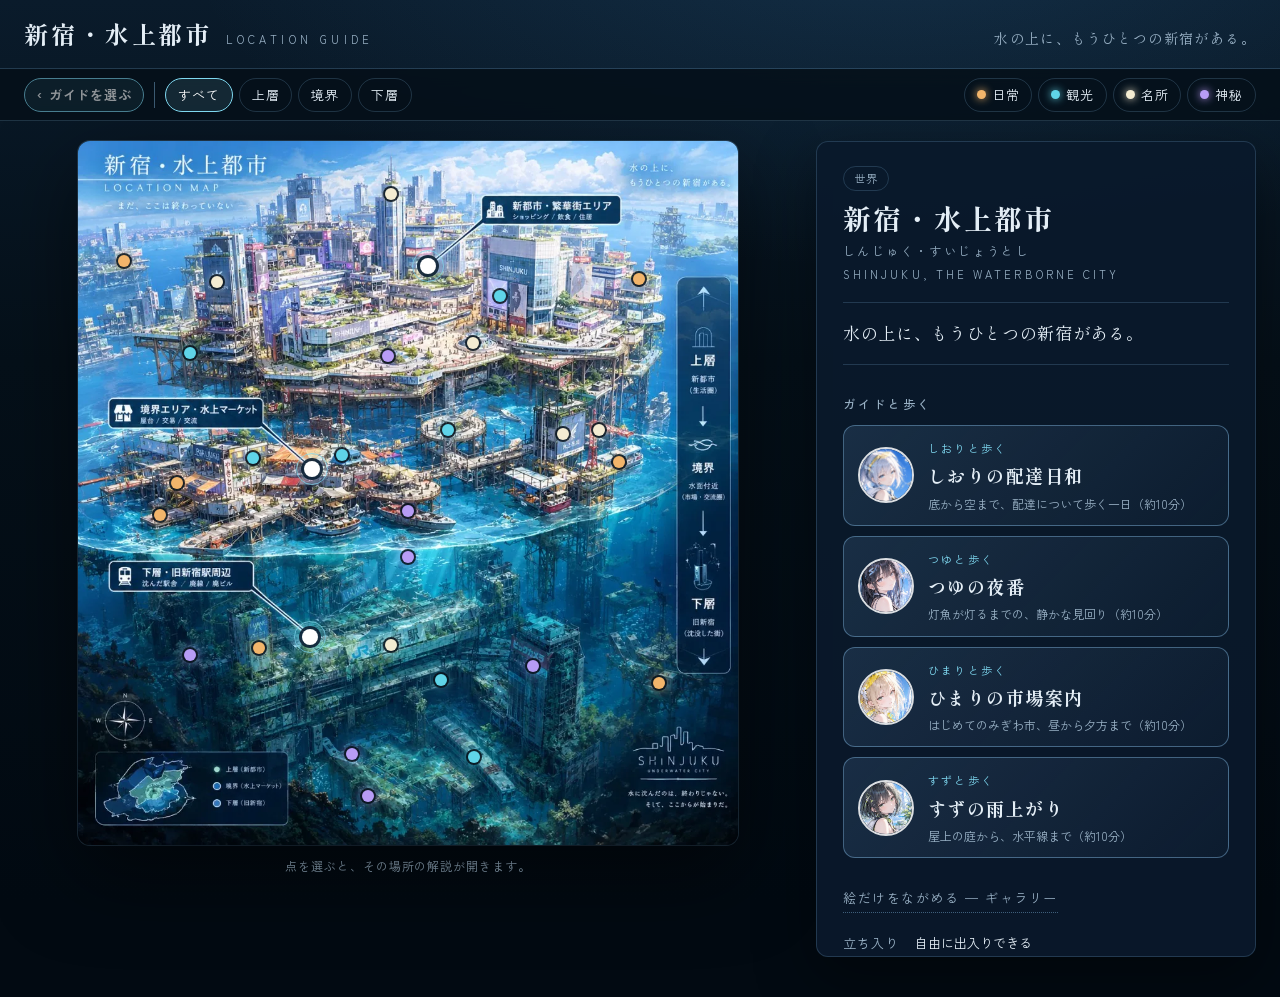
<file: index.html>
<!doctype html>
<html lang="ja">
<head>
<meta charset="utf-8">
<meta name="viewport" content="width=device-width, initial-scale=1">
<title>新宿・水上都市 ロケーションガイド</title>
<meta name="description" content="水の上に、もうひとつの新宿がある。上層・境界・下層、三つの層の街並みを地図から歩くロケーションガイド。">
<link rel="preconnect" href="https://fonts.googleapis.com">
<link rel="preconnect" href="https://fonts.gstatic.com" crossorigin>
<link href="https://fonts.googleapis.com/css2?family=Shippori+Mincho:wght@500;700&family=Zen+Kaku+Gothic+New:wght@400;500;700&display=swap" rel="stylesheet">
<link rel="stylesheet" href="assets/css/style.css">
<link rel="stylesheet" href="assets/css/stage.css">
</head>
<body>
<header class="site-header">
  <a class="site-title" href="#shinjuku">
    <span class="site-title__ja">新宿・水上都市</span>
    <span class="site-title__en">LOCATION GUIDE</span>
  </a>
  <p class="site-tagline">水の上に、もうひとつの新宿がある。</p>
</header>

<div class="toolbar" role="toolbar" aria-label="地図の絞り込み">
  <div class="tabs" id="layer-tabs" role="group" aria-label="層"></div>
  <div class="chips" id="category-chips" role="group" aria-label="楽しみ方"></div>
</div>

<main class="layout">
  <section class="map-wrap" aria-label="ロケーションマップ">
    <div class="map" id="map">
      <img class="map__image" src="assets/img/shinjuku-map.webp" width="1055" height="1125"
           alt="新宿・水上都市の鳥瞰図。上に杭の上の新都市、水面に水上マーケット、水中に沈んだ旧新宿駅周辺が描かれている。">
      <div class="map__pins" id="pins"></div>
    </div>
    <p class="map-hint">点を選ぶと、その場所の解説が開きます。</p>
  </section>

  <aside class="panel" id="panel" aria-live="polite" tabindex="-1"></aside>
</main>

<noscript><p class="noscript">このガイドの表示には JavaScript が必要です。</p></noscript>
<script src="assets/data/world.js"></script>
<script src="assets/js/parallax.js"></script>
<script src="assets/js/map.js"></script>
<script src="assets/js/stage.js"></script>
</body>
</html>
</file>
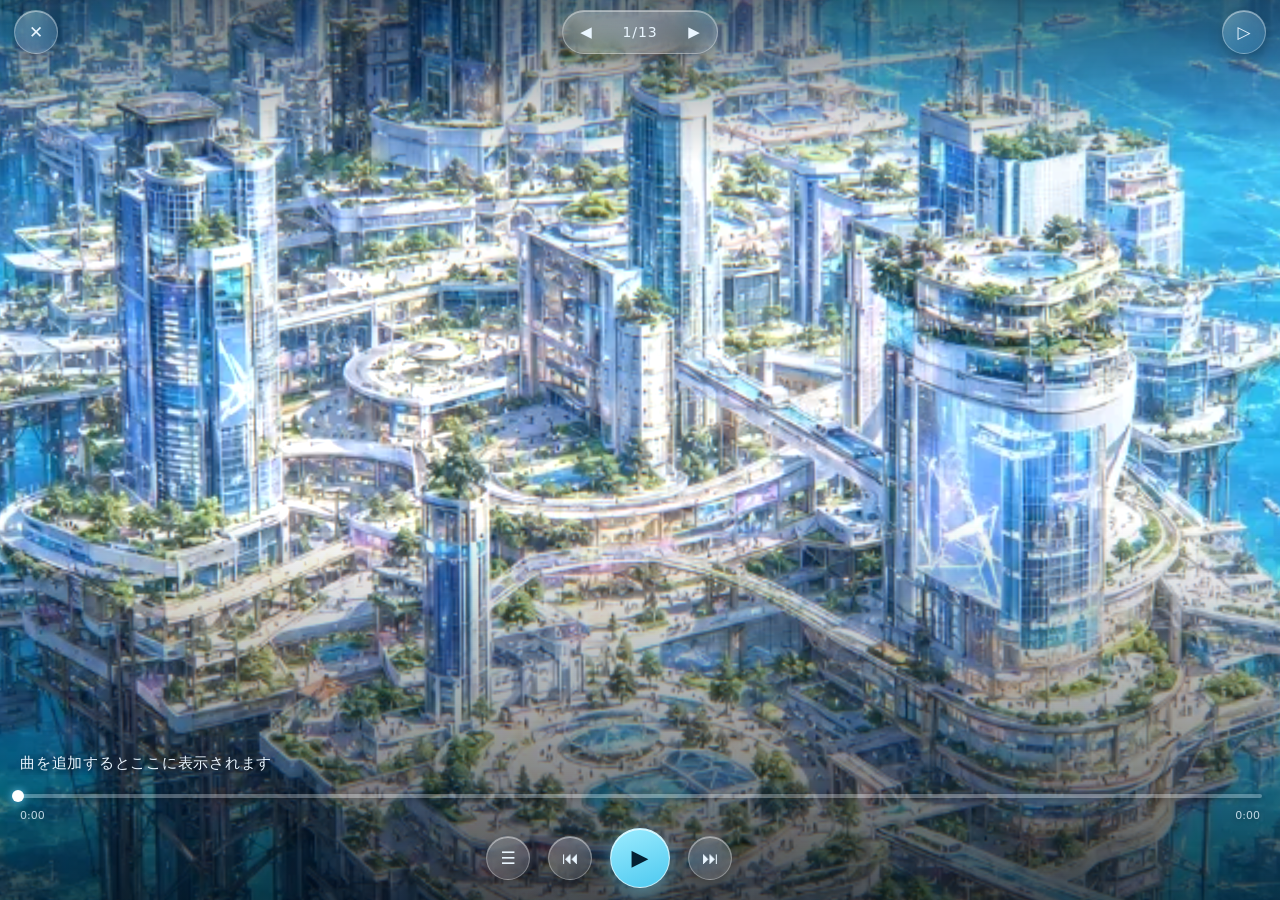
<file: gallery/index.html>
<!doctype html>
<html lang="ja">
<head>
<meta charset="utf-8">
<meta name="viewport" content="width=device-width,initial-scale=1,viewport-fit=cover,user-scalable=no">
<meta name="theme-color" content="#06121c">
<title>ギャラリー｜新宿・水上都市</title>
<style>
:root{--accent:#4cc9f0;--accent2:#7ee0ff;--ink:#eaf6ff;--glass:rgba(255,255,255,.13);--edge:rgba(255,255,255,.30)}
*{box-sizing:border-box;-webkit-tap-highlight-color:transparent}
html,body{margin:0;height:100%;background:#06121c;color:var(--ink);overflow:hidden;overscroll-behavior:none;
  font-family:system-ui,-apple-system,"Hiragino Sans","Noto Sans JP",sans-serif;touch-action:none;user-select:none;-webkit-user-select:none;-webkit-touch-callout:none}
#bg,#bg *,#bg-fb{user-select:none;-webkit-user-select:none;-webkit-touch-callout:none;-webkit-tap-highlight-color:transparent}
#bg-fb{position:fixed;inset:0;width:100vw;height:100dvh;background:#06121c center/cover no-repeat;display:none}
/* 動きの canvas は assets/js/parallax.js が、この #bg の中に付ける（フェードも parallax.js が行う） */
#bg{position:fixed;left:0;top:0;width:100vw;height:100dvh;overflow:hidden;pointer-events:none}
#bg-dim{position:fixed;inset:0;pointer-events:none;transition:opacity .35s;
  background:linear-gradient(to bottom,rgba(0,8,16,.55) 0,rgba(0,8,16,0) 18%,rgba(0,8,16,0) 58%,rgba(0,8,16,.72) 100%)}
#gal-ui{position:fixed;inset:0;pointer-events:none;transition:opacity .3s;padding:env(safe-area-inset-top) 0 env(safe-area-inset-bottom)}
body.ui-off #gal-ui,body.ui-off #bg-dim{opacity:0}
body.ui-off #gal-ui *{pointer-events:none!important}
.btn{pointer-events:auto;display:inline-flex;align-items:center;justify-content:center;color:var(--ink);cursor:pointer;
  width:44px;height:44px;border-radius:50%;font-size:17px;line-height:1;border:1px solid var(--edge);
  background:linear-gradient(160deg,rgba(255,255,255,.22),rgba(255,255,255,.07));
  box-shadow:inset 0 1px 0 rgba(255,255,255,.45),0 4px 14px rgba(0,0,0,.28);
  -webkit-backdrop-filter:blur(10px) saturate(1.2);backdrop-filter:blur(10px) saturate(1.2);
  transition:transform .12s,background .2s;font-family:inherit}
.btn:active{transform:scale(.93)}
.btn[disabled]{opacity:.35;pointer-events:none}
#top{position:absolute;left:0;right:0;top:calc(env(safe-area-inset-top) + 10px);display:flex;align-items:center;justify-content:space-between;padding:0 14px}
#nav{display:flex;align-items:center;gap:6px;padding:0 4px;height:44px;border-radius:22px;border:1px solid var(--edge);
  background:linear-gradient(160deg,rgba(255,255,255,.2),rgba(255,255,255,.06));box-shadow:inset 0 1px 0 rgba(255,255,255,.4),0 4px 14px rgba(0,0,0,.25);
  -webkit-backdrop-filter:blur(10px);backdrop-filter:blur(10px);pointer-events:auto}
#nav .btn{width:38px;height:38px;border:0;background:none;box-shadow:none;-webkit-backdrop-filter:none;backdrop-filter:none;font-size:15px}
#count{min-width:58px;text-align:center;font-size:14px;letter-spacing:.06em;font-variant-numeric:tabular-nums}
#bottom{position:absolute;left:0;right:0;bottom:calc(env(safe-area-inset-bottom) + 12px);padding:0 16px;pointer-events:none}
#title{font-size:15px;letter-spacing:.05em;text-shadow:0 1px 8px rgba(0,0,0,.6);margin:0 4px 8px;white-space:nowrap;overflow:hidden;text-overflow:ellipsis;min-height:1.4em}
#bar{pointer-events:auto;height:26px;display:flex;align-items:center;cursor:pointer;touch-action:none;margin:0 2px}
#bar i{display:block;position:relative;width:100%;height:4px;border-radius:2px;background:rgba(255,255,255,.28);box-shadow:0 1px 6px rgba(0,0,0,.35)}
#bar b{position:absolute;left:0;top:0;height:100%;width:0;border-radius:2px;background:linear-gradient(90deg,var(--accent),var(--accent2))}
#bar b::after{content:"";position:absolute;right:-6px;top:-4px;width:12px;height:12px;border-radius:50%;background:#fff;box-shadow:0 0 8px rgba(120,220,255,.9)}
#time{display:flex;justify-content:space-between;font-size:11px;opacity:.8;margin:0 4px 6px;font-variant-numeric:tabular-nums;text-shadow:0 1px 6px rgba(0,0,0,.6)}
#ctl{display:flex;align-items:center;justify-content:center;gap:18px}
#play{width:60px;height:60px;font-size:22px;color:#032033;border:1px solid rgba(255,255,255,.6);
  background:linear-gradient(160deg,#9cecff,var(--accent));box-shadow:inset 0 1px 0 rgba(255,255,255,.8),0 6px 20px rgba(76,201,240,.45)}
#list{position:fixed;left:0;right:0;bottom:0;max-height:62dvh;padding:14px 16px calc(env(safe-area-inset-bottom) + 16px);
  border-radius:22px 22px 0 0;border:1px solid var(--edge);border-bottom:0;
  background:linear-gradient(180deg,rgba(18,40,58,.82),rgba(8,20,32,.92));
  -webkit-backdrop-filter:blur(16px);backdrop-filter:blur(16px);
  transform:translateY(105%);opacity:0;transition:transform .35s cubic-bezier(.2,.8,.2,1),opacity .3s;pointer-events:none;overflow:auto;touch-action:pan-y}
body.list-on #list{transform:none;opacity:1;pointer-events:auto}
#list h2{margin:0 0 8px;font-size:13px;font-weight:600;letter-spacing:.12em;opacity:.7}
.trk{display:flex;gap:10px;align-items:center;padding:11px 8px;border-radius:12px;cursor:pointer;font-size:15px}
.trk.on{background:rgba(76,201,240,.18);color:var(--accent2)}
.trk small{opacity:.55;margin-left:auto;font-variant-numeric:tabular-nums}
.empty{opacity:.65;font-size:13px;line-height:1.7;padding:6px 4px}
#toast{position:fixed;left:50%;top:70px;transform:translateX(-50%);padding:8px 14px;border-radius:14px;background:rgba(0,0,0,.6);font-size:13px;opacity:0;transition:opacity .3s;pointer-events:none}
#toast.on{opacity:1}
</style>
</head>
<body>
<div id="bg-fb"></div>
<div id="bg"></div>
<div id="bg-dim"></div>

<div id="gal-ui">
  <div id="top">
    <button class="btn" id="b-close" aria-label="閉じる">✕</button>
    <div id="nav"><button class="btn" id="b-prev" aria-label="前の絵">◀</button><span id="count">1/1</span><button class="btn" id="b-next" aria-label="次の絵">▶</button></div>
    <button class="btn" id="b-jump" aria-label="次のギャラリーへ">▷</button>
  </div>
  <div id="bottom">
    <div id="title">曲を追加するとここに表示されます</div>
    <div id="bar"><i><b id="prog"></b></i></div>
    <div id="time"><span id="tcur">0:00</span><span id="tdur">0:00</span></div>
    <div id="ctl">
      <button class="btn" id="b-list" aria-label="再生リスト">☰</button>
      <button class="btn" id="b-tprev" aria-label="前の曲">⏮</button>
      <button class="btn" id="play" aria-label="再生">▶</button>
      <button class="btn" id="b-tnext" aria-label="次の曲">⏭</button>
      <span style="width:44px"></span>
    </div>
  </div>
</div>

<div id="list"><h2>PLAYLIST</h2><div id="list-body"></div></div>
<div id="toast"></div>
<audio id="au" preload="metadata"></audio>

<script src="../assets/data/world.js"></script>
<script src="../assets/js/parallax.js"></script>
<script>
(() => {
'use strict';
/* =========================================================
   設定 ―――― 絵は assets/data/world.js（場所のデータの art）から自動で並ぶ。ここで足すのは曲だけ
   ========================================================= */
// 絵の一覧は、場所のデータの「絵がある場所」から作る（手書きの一覧は持たない）。
// 並びは、層の順（上層 → 境界 → 下層）。層ごとに区切り（名前は画面に出さない。▷のジャンプ先に使う）。
// 見せ所（focus）は、データの art.focus から。動きの設定値（strength, light, bump, particles, focus）は、
// 共通の既定値を assets/js/parallax.js に持ち、絵ごとの上書きはデータの art.parallax に書く。
const LAYER_ORDER = ['up-city', 'bd-market', 'lo-old'];
const TIME_ORDER = ['default', 'morning', 'day', 'dusk', 'night'];
const WORLD = window.WORLD || { places: [] };
const GALLERIES = LAYER_ORDER.map(layer => ({ layer, list: [] }));
for (const p of WORLD.places) {
  const g = GALLERIES.find(x => x.layer === p.layer);
  if (!g || !p.art) continue;
  for (const t of TIME_ORDER) {
    const a = p.art[t];
    if (!a) continue;
    // 絵は assets/img/places/ が唯一の置き場。ギャラリーでは、スマホ用（-sm）ではなく、大きい版を使う
    g.list.push({ key: a.key || p.id + '-' + t, name: p.name, src: '../' + a.src, depth: a.depth ? '../' + a.depth : null, focus: a.focus, zoom: a.zoom, parallax: a.parallax });
  }
}
const GALLERY = GALLERIES.flatMap(g => g.list);
// 曲：{title, src}  ―― 空のままでも絵は見られる
const TRACKS = [
  // { title: '曲名', src: 'audio/track01.mp3' },
];
/* ========================================================= */
const $ = id => document.getElementById(id);
const clamp = (v, a, b) => Math.min(b, Math.max(a, v));
const canGL = Parallax.supported() && Parallax.mount($('bg'), { anchor: { x: 0.5, y: 0.4 }, ignore: '.btn,#bar,#list,#nav', motion: 1 });

/* ---------- toast ---------- */
let toastT = 0;
function toast(m) { const t = $('toast'); t.textContent = m; t.classList.add('on'); clearTimeout(toastT); toastT = setTimeout(() => t.classList.remove('on'), 2200); }

/* ---------- 絵の切替 ---------- */
let idx = 0, showToken = 0;
function updateCount() { $('count').textContent = `${GALLERY.length ? idx + 1 : 0}/${GALLERY.length}`; }
// 動かせないとき（WebGL なし・画像が読めない）は、CSS の背景で、通常の絵を出す
function setFallback(it) { const f = $('bg-fb'); f.style.display = 'block'; f.style.backgroundImage = `url(${it.src})`; }
async function show(i, first) {
  if (!GALLERY.length) return;
  idx = (i + GALLERY.length) % GALLERY.length; updateCount();
  const it = GALLERY[idx], token = ++showToken;
  if (canGL) {
    const ok = await Parallax.show(it, { first, next: GALLERY[(idx + 1) % GALLERY.length] });   // フェードアウト → 読み込み → フェードイン
    if (token !== showToken) return;
    if (ok) { $('bg-fb').style.display = 'none'; return; }
  }
  setFallback(it);
}
const next = () => show(idx + 1), prev = () => show(idx - 1);
function jumpGallery() {
  let start = 0; const bounds = []; for (const g of GALLERIES) { if (g.list.length) { bounds.push(start); start += g.list.length; } }
  const nx = bounds.find(b => b > idx); show(nx === undefined ? 0 : nx);
}

/* ---------- 入力（視点と光を動かすのは parallax.js。ここは、スワイプなどの操作だけ） ---------- */
let down = null;
addEventListener('pointerdown', e => {
  if (e.target.closest('.btn,#bar,#list,#nav')) return;
  down = { x: e.clientX, y: e.clientY, t: performance.now() };
});
addEventListener('pointerup', e => {
  if (!down) return; const dx = e.clientX - down.x, dy = e.clientY - down.y, d = down; down = null;
  if (Math.abs(dx) > 50 && Math.abs(dx) > Math.abs(dy) * 1.3) { dx < 0 ? next() : prev(); }
  else if (dy < -60 && Math.abs(dy) > Math.abs(dx)) setList(true);
  else if (dy > 60 && Math.abs(dy) > Math.abs(dx)) setList(false);
  else if (Math.hypot(dx, dy) < 10 && performance.now() - d.t < 400) {
    if (document.body.classList.contains('list-on')) setList(false); else document.body.classList.toggle('ui-off');
  }
});
addEventListener('pointercancel', () => { down = null; });
// 長押しで、選択・コピー・「選択部分を検索」のメニューが出ないようにする
addEventListener('selectstart', e => e.preventDefault());
addEventListener('contextmenu', e => e.preventDefault());
addEventListener('keydown', e => {
  if (e.key === 'ArrowRight') next(); else if (e.key === 'ArrowLeft') prev();
  else if (e.key === 'Escape') closeGallery(); else if (e.key === ' ') { e.preventDefault(); togglePlay(); }
});
function closeGallery() {
  if (document.body.classList.contains('list-on')) { setList(false); return; }
  document.dispatchEvent(new CustomEvent('gallery-close'));
}
// ✕ は、サイトの通常画面（トップ）に戻る
document.addEventListener('gallery-close', () => { location.href = '../index.html'; });
$('b-close').onclick = closeGallery; $('b-prev').onclick = prev; $('b-next').onclick = next; $('b-jump').onclick = jumpGallery;
function setList(on) { document.body.classList.toggle('list-on', !!on); }
$('b-list').onclick = () => setList(!document.body.classList.contains('list-on'));

/* ---------- プレイヤー ---------- */
const au = $('au'); let ti = -1, started = false, seeking = false;
const fmt = s => isFinite(s) ? `${Math.floor(s / 60)}:${String(Math.floor(s % 60)).padStart(2, '0')}` : '0:00';
function renderList() {
  const b = $('list-body');
  if (!TRACKS.length) { b.innerHTML = '<div class="empty">曲がまだありません。<br>ファイル先頭付近の <code>TRACKS</code> に <code>{ title, src }</code> を足すと、ここに並びます。</div>'; return; }
  b.innerHTML = TRACKS.map((t, i) => `<div class="trk${i === ti ? ' on' : ''}" data-i="${i}"><span>${t.title}</span></div>`).join('');
  b.querySelectorAll('.trk').forEach(el => el.onclick = () => { selectTrack(+el.dataset.i, true); setList(false); });
}
function selectTrack(i, play) {
  if (!TRACKS.length) return;
  ti = (i + TRACKS.length) % TRACKS.length;
  const tr = TRACKS[ti]; au.src = tr.src; $('title').textContent = tr.title; renderList();
  if (started) next(); started = true;       // 最初の1曲目では絵を動かさない
  if (play) au.play().catch(() => {});
  if ('mediaSession' in navigator) navigator.mediaSession.metadata = new MediaMetadata({ title: tr.title });
}
function togglePlay() {
  if (!TRACKS.length) { toast('曲が登録されていません'); return; }
  if (ti < 0) { selectTrack(0, true); return; }
  au.paused ? au.play().catch(() => {}) : au.pause();
}
$('play').onclick = togglePlay;
$('b-tnext').onclick = () => TRACKS.length ? selectTrack((ti < 0 ? 0 : ti + 1), true) : toast('曲が登録されていません');
$('b-tprev').onclick = () => TRACKS.length ? selectTrack((ti < 0 ? 0 : ti - 1), true) : toast('曲が登録されていません');
au.addEventListener('play', () => $('play').textContent = '⏸'); au.addEventListener('pause', () => $('play').textContent = '▶');
au.addEventListener('ended', () => selectTrack(ti + 1, true));
au.addEventListener('timeupdate', () => { if (seeking) return; $('prog').style.width = (au.duration ? au.currentTime / au.duration * 100 : 0) + '%'; $('tcur').textContent = fmt(au.currentTime); });
au.addEventListener('loadedmetadata', () => $('tdur').textContent = fmt(au.duration));
au.addEventListener('error', () => { if (au.src) toast('曲を読み込めません'); });
function seekTo(e) { const r = $('bar').getBoundingClientRect(), f = clamp((e.clientX - r.left) / r.width, 0, 1); $('prog').style.width = f * 100 + '%'; if (au.duration) { au.currentTime = f * au.duration; $('tcur').textContent = fmt(au.currentTime); } }
$('bar').addEventListener('pointerdown', e => { seeking = true; $('bar').setPointerCapture(e.pointerId); seekTo(e); });
$('bar').addEventListener('pointermove', e => { if (seeking) seekTo(e); });
$('bar').addEventListener('pointerup', () => { seeking = false; });
if ('mediaSession' in navigator) { navigator.mediaSession.setActionHandler('nexttrack', () => $('b-tnext').click()); navigator.mediaSession.setActionHandler('previoustrack', () => $('b-tprev').click()); }
$('b-tprev').disabled = $('b-tnext').disabled = false;

/* ---------- 起動 ---------- */
renderList(); updateCount();
if (!GALLERY.length) toast('絵が登録されていません'); else show(0, true);
window.__gallery = { show, GALLERY, GALLERIES, get canGL() { return canGL; } };   // 動作確認用
})();
</script>
</body>
</html>
</file>
<file: assets/css/style.css>
:root {
  --bg: #051019;
  --bg-2: #0a1b2b;
  --panel: rgba(10, 26, 44, 0.92);
  --line: rgba(150, 210, 255, 0.18);
  --line-strong: rgba(150, 210, 255, 0.38);
  --text: #e4eef6;
  --muted: #98b0c4;
  --accent: #7fd8f0;
  --accent-soft: rgba(127, 216, 240, 0.12);
  --serif: "Shippori Mincho", "Hiragino Mincho ProN", "Yu Mincho", serif;
  --sans: "Zen Kaku Gothic New", "Hiragino Sans", "Yu Gothic", sans-serif;
  --header-h: 64px;
  --toolbar-h: 52px;
  --radius: 12px;
}

* { box-sizing: border-box; }

html { scroll-behavior: smooth; background: #020a12; }

body {
  margin: 0;
  background:
    radial-gradient(1200px 600px at 70% -10%, rgba(64, 140, 200, 0.18), transparent 60%),
    linear-gradient(180deg, var(--bg-2), var(--bg) 40%, #020a12);
  background-attachment: fixed;
  color: var(--text);
  font-family: var(--sans);
  font-size: 15px;
  line-height: 1.85;
  -webkit-font-smoothing: antialiased;
}

a { color: inherit; }

button { font: inherit; color: inherit; }

:focus-visible { outline: 2px solid var(--accent); outline-offset: 2px; }

/* ---- header / toolbar ---- */
.site-header {
  display: flex;
  align-items: baseline;
  justify-content: space-between;
  gap: 16px;
  min-height: var(--header-h);
  padding: 12px 24px;
  border-bottom: 1px solid var(--line);
}

.site-title { display: flex; align-items: baseline; gap: 14px; text-decoration: none; }
.site-title__ja { font-family: var(--serif); font-size: 24px; font-weight: 700; letter-spacing: 0.12em; }
.site-title__en { font-size: 11px; letter-spacing: 0.4em; color: var(--muted); }
.site-tagline { margin: 0; font-family: var(--serif); color: var(--muted); letter-spacing: 0.1em; font-size: 14px; }

.toolbar {
  position: sticky;
  top: 0;
  z-index: 20;
  display: flex;
  flex-wrap: wrap;
  align-items: center;
  justify-content: space-between;
  gap: 8px 16px;
  min-height: var(--toolbar-h);
  padding: 8px 24px;
  background: rgba(5, 16, 25, 0.86);
  backdrop-filter: blur(10px);
  border-bottom: 1px solid var(--line);
}

.tabs, .chips { display: flex; flex-wrap: wrap; gap: 6px; }

.tab, .chip {
  display: inline-flex;
  align-items: center;
  gap: 6px;
  padding: 4px 12px;
  border: 1px solid var(--line);
  border-radius: 999px;
  background: transparent;
  font-size: 13px;
  letter-spacing: 0.06em;
  cursor: pointer;
  transition: background 0.2s, border-color 0.2s, opacity 0.2s;
}
.tab:hover, .chip:hover { border-color: var(--line-strong); }
.tab[aria-pressed="true"] { background: var(--accent-soft); border-color: var(--accent); color: #fff; }
.chip[aria-pressed="false"] { opacity: 0.45; }
.chip__dot { width: 9px; height: 9px; border-radius: 50%; background: var(--c); box-shadow: 0 0 8px var(--c); }

/* ---- layout ---- */
.layout {
  display: grid;
  grid-template-columns: minmax(0, 1fr) minmax(340px, 440px);
  gap: 24px;
  padding: 20px 24px 40px;
  align-items: start;
}

.map-wrap { display: flex; flex-direction: column; align-items: center; }

.map {
  position: relative;
  width: min(100%, calc((100vh - var(--header-h) - var(--toolbar-h) - 80px) * 1055 / 1125));
  min-width: min(100%, 520px);
  aspect-ratio: 1055 / 1125;
  border-radius: var(--radius);
  overflow: hidden;
  box-shadow: 0 30px 80px rgba(0, 0, 0, 0.5), 0 0 0 1px var(--line);
}

.map__image { display: block; width: 100%; height: 100%; object-fit: cover; user-select: none; }

.map__pins { position: absolute; inset: 0; }

.map-hint { margin: 10px 0 0; font-size: 12px; color: var(--muted); letter-spacing: 0.08em; }

/* ---- pins ---- */
.pin {
  --c: var(--accent);
  position: absolute;
  left: var(--x);
  top: var(--y);
  width: 28px;
  height: 28px;
  margin: -14px 0 0 -14px;
  padding: 0;
  border: 0;
  background: transparent;
  cursor: pointer;
  z-index: 1;
}
.pin::before {
  content: "";
  position: absolute;
  inset: 8px;
  border-radius: 50%;
  background: var(--c);
  box-shadow: 0 0 0 2px rgba(5, 16, 25, 0.85), 0 0 12px var(--c);
  transition: transform 0.2s;
}
.pin::after {
  content: "";
  position: absolute;
  inset: 3px;
  border-radius: 50%;
  border: 1.5px solid var(--c);
  opacity: 0;
  transition: opacity 0.2s, transform 0.2s;
}
.pin:hover::before, .pin:focus-visible::before { transform: scale(1.25); }
.pin:hover::after, .pin:focus-visible::after { opacity: 0.8; }
.pin:focus-visible { outline: none; }

.pin--layer { width: 40px; height: 40px; margin: -20px 0 0 -20px; z-index: 2; }
.pin--layer::before { inset: 12px; background: #fff; box-shadow: 0 0 0 3px rgba(10, 30, 50, 0.9), 0 0 16px rgba(127, 216, 240, 0.9); }
.pin--layer::after { inset: 4px; opacity: 0.7; border-color: var(--accent); animation: ripple 3.2s ease-out infinite; }

.pin.is-related::after { opacity: 0.9; animation: ripple 2.4s ease-out infinite; }
.pin.is-active { z-index: 5; }
.pin.is-active::before { transform: scale(1.35); }
.pin.is-active::after { opacity: 1; animation: ripple 1.6s ease-out infinite; }
.pin[hidden] { display: none; }

@keyframes ripple {
  0% { transform: scale(0.7); opacity: 0.9; }
  100% { transform: scale(1.8); opacity: 0; }
}

.pin__label {
  position: absolute;
  left: 50%;
  bottom: calc(100% + 2px);
  transform: translateX(-50%);
  padding: 3px 10px;
  border: 1px solid var(--line-strong);
  border-radius: 6px;
  background: rgba(6, 20, 34, 0.94);
  font-size: 12px;
  white-space: nowrap;
  letter-spacing: 0.05em;
  pointer-events: none;
  opacity: 0;
  transition: opacity 0.15s;
}
.pin:hover .pin__label, .pin:focus-visible .pin__label, .pin.is-active .pin__label { opacity: 1; }
.pin.is-edge-right .pin__label { left: auto; right: 0; transform: none; }
.pin.is-edge-left .pin__label { left: 0; transform: none; }
.pin.is-edge-top .pin__label { bottom: auto; top: calc(100% + 2px); }

@media (prefers-reduced-motion: reduce) {
  .pin::after { animation: none !important; }
  html { scroll-behavior: auto; }
}

/* ---- panel ---- */
.panel {
  position: sticky;
  top: calc(var(--toolbar-h) + 16px);
  max-height: calc(100vh - var(--toolbar-h) - 32px);
  overflow-y: auto;
  padding: 24px 26px 28px;
  border: 1px solid var(--line);
  border-radius: var(--radius);
  background: var(--panel);
  box-shadow: 0 20px 60px rgba(0, 0, 0, 0.4);
  scrollbar-width: thin;
  scrollbar-color: var(--line-strong) transparent;
}
.panel:focus { outline: none; }

.crumbs { display: flex; flex-wrap: wrap; gap: 4px 8px; margin: 0 0 14px; padding: 0; list-style: none; font-size: 12px; color: var(--muted); }
.crumbs li + li::before { content: "›"; margin-right: 8px; opacity: 0.6; }
.crumbs a { text-decoration: none; }
.crumbs a:hover { color: var(--text); text-decoration: underline; }

.eyebrow { display: flex; flex-wrap: wrap; gap: 6px; margin-bottom: 8px; }
.badge {
  display: inline-flex;
  align-items: center;
  gap: 6px;
  padding: 1px 10px;
  border: 1px solid var(--line);
  border-radius: 999px;
  font-size: 11px;
  letter-spacing: 0.1em;
  color: var(--muted);
}
.badge--cat { color: var(--text); border-color: color-mix(in srgb, var(--c) 60%, transparent); }
.badge--cat .chip__dot { width: 7px; height: 7px; }

.place-name { margin: 0; font-family: var(--serif); font-size: 28px; font-weight: 700; line-height: 1.4; letter-spacing: 0.08em; }
.place-name--long { font-size: 22px; }
.place-reading { margin: 2px 0 0; font-size: 12px; color: var(--muted); letter-spacing: 0.2em; }
.place-en { margin: 2px 0 0; font-size: 11px; color: var(--muted); letter-spacing: 0.28em; text-transform: uppercase; }
.place-alias { margin: 10px 0 0; font-size: 13px; color: var(--muted); }
.place-alias strong { color: var(--text); font-family: var(--serif); font-size: 15px; letter-spacing: 0.1em; }

.place-summary {
  margin: 18px 0;
  padding: 14px 0;
  border-top: 1px solid var(--line);
  border-bottom: 1px solid var(--line);
  font-family: var(--serif);
  font-size: 17px;
  line-height: 1.9;
  letter-spacing: 0.04em;
}

.meta { display: grid; grid-template-columns: auto 1fr; gap: 6px 16px; margin: 0 0 20px; font-size: 13px; }
.meta dt { color: var(--muted); letter-spacing: 0.08em; }
.meta dd { margin: 0; }
.meta .note { display: block; color: var(--muted); font-size: 12px; }
.access--limited { color: #f2d28b; }
.access--closed { color: #f0a7a7; }

.tags { display: flex; flex-wrap: wrap; gap: 4px; }
.tag { padding: 0 8px; border-radius: 4px; background: rgba(150, 210, 255, 0.08); font-size: 12px; }

.prose p { margin: 0 0 1em; text-align: justify; }
.prose h3 {
  margin: 1.6em 0 0.5em;
  font-family: var(--serif);
  font-size: 16px;
  letter-spacing: 0.14em;
  color: var(--accent);
}

.note-box { margin: 20px 0 0; padding: 14px 16px; border-radius: 10px; border: 1px solid var(--line); background: rgba(255, 255, 255, 0.025); }
.note-box h3 { margin: 0 0 4px; font-size: 12px; letter-spacing: 0.2em; color: var(--muted); font-weight: 500; }
.note-box p { margin: 0; font-size: 14px; }
.note-box--rumor { border-color: rgba(183, 156, 245, 0.35); background: rgba(183, 156, 245, 0.06); }
.note-box--rumor p { font-family: var(--serif); font-size: 15px; }

.section-title { margin: 28px 0 10px; font-size: 12px; letter-spacing: 0.24em; color: var(--muted); font-weight: 500; }

.place-list { margin: 0; padding: 0; list-style: none; }
.place-list .place-list { margin: 4px 0 8px 12px; padding-left: 12px; border-left: 1px solid var(--line); }
.place-link {
  display: flex;
  align-items: baseline;
  gap: 8px;
  width: 100%;
  padding: 6px 8px;
  border: 0;
  border-radius: 6px;
  background: transparent;
  text-align: left;
  cursor: pointer;
}
.place-link:hover { background: var(--accent-soft); }
.place-link .chip__dot { flex: none; transform: translateY(-1px); }
.place-link__name { font-weight: 500; }
.place-link__sub { font-size: 12px; color: var(--muted); }
.place-link--group .place-link__name { font-family: var(--serif); font-size: 15px; letter-spacing: 0.08em; }
.place-link__desc { display: block; font-size: 12px; color: var(--muted); line-height: 1.6; }

.legend { display: grid; gap: 6px; margin: 0; padding: 0; list-style: none; font-size: 13px; }
.legend li { display: flex; gap: 10px; align-items: baseline; }
.legend strong { flex: none; min-width: 3em; }
.legend span { color: var(--muted); font-size: 12px; }

.back-to-map { display: none; }

.noscript { padding: 24px; text-align: center; }

/* ---- small screens ---- */
@media (max-width: 900px) {
  :root { --header-h: auto; }
  .site-header { flex-direction: column; gap: 2px; padding: 12px 16px; }
  .site-title__ja { font-size: 20px; }
  .site-tagline { font-size: 12px; }
  .toolbar { padding: 8px 16px; }
  .layout { grid-template-columns: minmax(0, 1fr); gap: 16px; padding: 12px 16px 32px; }
  .map { width: 100%; min-width: 0; }
  .panel { position: static; max-height: none; padding: 20px 18px 24px; scroll-margin-top: calc(var(--toolbar-h) + 32px); }
  .pin { width: 26px; height: 26px; margin: -13px 0 0 -13px; }
  .pin::before { inset: 8px; }
  .pin--layer { width: 34px; height: 34px; margin: -17px 0 0 -17px; }
  .pin--layer::before { inset: 10px; }
  .back-to-map {
    display: inline-flex;
    margin-top: 24px;
    padding: 6px 14px;
    border: 1px solid var(--line-strong);
    border-radius: 999px;
    background: transparent;
    font-size: 13px;
    cursor: pointer;
  }
}

/* ---- guide courses（トップ・場所ページのコースカード） ---- */
.course-list { display: grid; gap: 10px; margin-bottom: 22px; }
.course-card {
  display: flex;
  align-items: center;
  gap: 14px;
  width: 100%;
  padding: 12px 14px;
  border: 1px solid var(--line-strong);
  border-radius: 12px;
  background: linear-gradient(135deg, rgba(127, 184, 240, 0.14), rgba(127, 184, 240, 0.03));
  text-align: left;
  cursor: pointer;
  transition: border-color 0.2s, background 0.2s, transform 0.2s;
}
.course-card:hover { border-color: var(--accent); transform: translateY(-1px); }
.course-card__icon { flex: none; width: 56px; height: 56px; border-radius: 50%; object-fit: cover; border: 2px solid rgba(255, 255, 255, 0.85); }
.course-card__text { display: grid; gap: 1px; }
.course-card__label { font-size: 11px; letter-spacing: 0.2em; color: var(--accent); }
.course-card__title { font-family: var(--serif); font-size: 18px; font-weight: 700; letter-spacing: 0.08em; }
.course-card__sub { font-size: 12px; color: var(--muted); line-height: 1.6; }
.course-card--small { padding: 8px 12px; }
.course-card--small .course-card__icon { width: 40px; height: 40px; }
.course-card--small .course-card__title { font-size: 15px; }
.course-card__done { margin-left: 8px; padding: 0 8px; border: 1px solid rgba(143, 224, 170, 0.6); border-radius: 999px; font-size: 10px; letter-spacing: 0.1em; color: #9fe6b6; }

/* ロケーションイラスト（場所の解説ページ）。絵が無い場所では何も出ない */
.place-art { position: relative; touch-action: pan-y; margin: 0 0 16px; border-radius: 12px; overflow: hidden; border: 1px solid var(--line); background: rgba(255, 255, 255, 0.03); }
.place-art img { display: block; width: 100%; height: auto; aspect-ratio: 4 / 3; object-fit: cover; object-position: 50% 35%; }

/* 「ガイドを選ぶ」への戻り道（ツールバーは固定なので、いつも同じ場所にある） */
.tab--home { border-color: var(--accent); color: #fff; background: var(--accent-soft); font-weight: 700; }
.tab--home[aria-current="page"] { opacity: 0.55; }
.tabs__sep { align-self: stretch; width: 1px; margin: 4px 4px; background: var(--line-strong); }
.panel-home {
  display: flex;
  align-items: center;
  width: 100%;
  min-height: 44px;
  margin: 0 0 14px;
  padding: 8px 14px;
  border: 1px solid var(--accent);
  border-radius: 10px;
  background: var(--accent-soft);
  font-size: 14px;
  letter-spacing: 0.06em;
  text-align: left;
  cursor: pointer;
}
.panel-home:hover { background: rgba(127, 216, 240, 0.22); }

/* ギャラリーへの入口（控えめなリンクを1つだけ） */
.gallery-link { display: inline-block; margin: 4px 0 18px; padding: 2px 0; font-size: 13px; letter-spacing: 0.12em; color: var(--muted); text-decoration: none; border-bottom: 1px dotted var(--line-strong); }
.gallery-link:hover { color: var(--text); border-bottom-color: var(--accent); }

/* 絵のカードは、長押しで「選択／コピー／検索」や「画像を保存」のメニューを出さない（本文の文章は、これまでどおり選べる） */
.place-art,
.place-art img,
.place-art canvas {
  -webkit-user-select: none;
  user-select: none;
  -webkit-touch-callout: none;
  -webkit-tap-highlight-color: transparent;
}
.place-art img { -webkit-user-drag: none; }
</file>
<file: assets/css/stage.css>
/* ============================================================
   コース画面（ステージ）
   1画面・固定・ページ送り。スクロールしない。操作する場所は動かさない。
   ============================================================ */

.stage {
  --guide: #7fb8f0;
  --fs: 17px;
  position: fixed;
  inset: 0;
  z-index: 100;
  overflow: hidden;
  background: #03080d;
  color: #eef4ff;
  font-family: var(--sans);
  -webkit-tap-highlight-color: transparent;
  -webkit-user-select: none;
  user-select: none;
  -webkit-touch-callout: none;
  touch-action: manipulation;
}
.stage[hidden] { display: none; }
.stage button { font: inherit; color: inherit; }
.stage :focus-visible { outline: 2px solid #fff; outline-offset: 2px; }
.stage__column:focus { outline: none; }

/* 横に広い画面では、縦長の「ひと柱」を中央に置き、まわりに同じ絵をぼかして敷く */
.stage__backdrop {
  position: absolute;
  inset: 0;
  background-size: cover;
  background-position: center;
  filter: blur(26px) brightness(0.42) saturate(1.1);
  transform: scale(1.12);
}

.stage__column {
  position: absolute;
  top: 0;
  left: 50%;
  height: 100vh;
  height: 100dvh;
  width: min(100vw, calc(100dvh * 0.62));
  transform: translateX(-50%);
  overflow: hidden;
  background: #06101a;
  box-shadow: 0 0 60px rgba(0, 0, 0, 0.6);
}

/* ---- 絵 ---- */
.stage__art { position: absolute; inset: 0; }
.stage__img {
  position: absolute;
  max-width: none;
  opacity: 0;
  transition: opacity 0.6s ease;
  -webkit-user-drag: none;
}
.stage__img.is-on { opacity: 1; }
.stage__window { position: absolute; inset: 0; background-repeat: no-repeat; background-color: #0a1b2b; }
.stage__window::after {
  content: "";
  position: absolute;
  inset: 0;
  background: radial-gradient(ellipse at 50% 32%, transparent 38%, rgba(2, 6, 12, 0.55) 100%);
}
.stage__avatar {
  position: absolute;
  z-index: 1;
  width: 56px;
  height: 56px;
  margin: -66px 0 0 -28px;
  border-radius: 50%;
  border: 3px solid #fff;
  object-fit: cover;
  background: #fff;
  box-shadow: 0 8px 18px rgba(0, 0, 0, 0.5);
}
.stage__avatar::after { content: ""; }
.stage__ripple { position: absolute; inset: 0; width: 100%; height: 100%; pointer-events: none; }
.stage__shade {
  position: absolute;
  inset: 0;
  pointer-events: none;
  background: linear-gradient(to bottom, rgba(2, 6, 12, 0.5) 0%, transparent 20%, transparent 55%, rgba(2, 6, 12, 0.5) 100%);
}

/* ---- 上の帯（固定。押す機会は少ない） ---- */
.stage__top {
  position: absolute;
  top: 0;
  left: 0;
  right: 0;
  z-index: 8;
  display: flex;
  align-items: center;
  gap: 6px;
  padding: calc(8px + env(safe-area-inset-top, 0px)) 10px 8px;
}
.sbtn {
  flex: none;
  width: 44px;
  height: 44px;
  padding: 0;
  display: grid;
  place-items: center;
  border-radius: 50%;
  border: 1px solid rgba(255, 255, 255, 0.24);
  background: rgba(5, 12, 22, 0.55);
  backdrop-filter: blur(6px);
  -webkit-backdrop-filter: blur(6px);
  font-size: 13px;
  font-weight: 700;
  letter-spacing: 0.02em;
  cursor: pointer;
}
.sbtn svg { width: 22px; height: 22px; display: block; }
.sbtn:hover { border-color: #fff; }
.sbtn[aria-pressed="true"] { background: var(--guide); border-color: #fff; color: #06121e; }

.stage__strip {
  flex: 1;
  min-width: 0;
  height: 44px;
  display: flex;
  align-items: center;
  padding: 0 16px;
  border-radius: 22px;
  border: 1px solid rgba(255, 255, 255, 0.24);
  background: rgba(5, 12, 22, 0.55);
  backdrop-filter: blur(6px);
  -webkit-backdrop-filter: blur(6px);
  cursor: pointer;
}
.stage__strip i { flex: none; width: 10px; height: 10px; border-radius: 50%; border: 2px solid rgba(255, 255, 255, 0.6); background: transparent; }
.stage__strip b { flex: 1; height: 2px; min-width: 2px; background: rgba(255, 255, 255, 0.28); }
.stage__strip i.is-done { background: var(--guide); border-color: var(--guide); }
.stage__strip i.is-cur { width: 14px; height: 14px; background: #fff; border-color: #fff; box-shadow: 0 0 0 4px rgba(255, 255, 255, 0.22); }
.stage__strip b.is-done { background: var(--guide); }

.stage__chip {
  position: absolute;
  z-index: 4;
  left: 16px;
  right: 16px;
  top: calc(60px + env(safe-area-inset-top, 0px));
  pointer-events: none;
  font-size: 12px;
  letter-spacing: 0.12em;
  color: #fff;
  text-shadow: 0 1px 8px rgba(0, 0, 0, 0.9);
}
.stage__chip em { font-style: normal; opacity: 0.85; margin-left: 0.6em; }

.stage__toast {
  position: absolute;
  z-index: 7;
  left: 50%;
  top: 36%;
  transform: translateX(-50%);
  padding: 10px 18px;
  border-radius: 999px;
  background: rgba(5, 12, 22, 0.78);
  border: 1px solid rgba(255, 255, 255, 0.25);
  font-size: 13px;
  letter-spacing: 0.08em;
  white-space: nowrap;
  pointer-events: none;
  opacity: 0;
  transition: opacity 0.5s ease;
}
.stage__toast.is-on { opacity: 1; }

/* ---- 文字の箱（ボトムシート） ---- */
.sheet {
  position: absolute;
  left: 0;
  right: 0;
  bottom: 0;
  z-index: 6;
  display: flex;
  flex-direction: column;
  height: clamp(250px, 33dvh, 400px);
  padding: 12px 18px calc(8px + env(safe-area-inset-bottom, 0px));
  border-radius: 20px 20px 0 0;
  border-top: 1px solid rgba(255, 255, 255, 0.16);
  background: rgba(5, 12, 22, 0.88);
  backdrop-filter: blur(12px);
  -webkit-backdrop-filter: blur(12px);
  transition: height 0.28s ease;
}
.stage[data-sheet="name"] .sheet { height: calc(64px + env(safe-area-inset-bottom, 0px)); }
.stage[data-sheet="full"] .sheet,
.stage.is-ended .sheet { height: calc(100% - 64px - env(safe-area-inset-top, 0px)); }

.sheet__head { flex: none; display: flex; align-items: center; gap: 10px; min-height: 40px; }
.sheet__avatar { flex: none; width: 40px; height: 40px; border-radius: 50%; border: 2px solid var(--guide); object-fit: cover; background: #fff; }
.sheet__name { font-family: var(--serif); font-weight: 700; letter-spacing: 0.1em; color: var(--guide); }
.sheet__tag {
  padding: 1px 10px;
  border-radius: 999px;
  border: 1px solid rgba(255, 255, 255, 0.35);
  font-size: 11px;
  letter-spacing: 0.1em;
  color: #e8f3ff;
}
.sheet__tag.is-detour { border-color: #ffd36b; color: #ffe3a0; }
.sheet__count { margin-left: auto; flex: none; font-size: 12px; color: #9fb4c8; letter-spacing: 0.1em; }
.sheet__rest { margin-left: auto; font-size: 12px; color: #9fb4c8; letter-spacing: 0.1em; display: none; }
.stage[data-sheet="name"] .sheet__rest { display: block; }
.stage[data-sheet="name"] .sheet { cursor: pointer; }
.stage[data-sheet="full"] .stage__chip,
.stage.is-ended .stage__chip { display: none; }
.stage[data-sheet="name"] .sheet__count { display: none; }

.sheet__text { flex: 1; min-height: 0; overflow: hidden; padding-top: 6px; }
.sheet__line {
  margin: 0;
  font-size: var(--fs);
  line-height: 1.9;
  letter-spacing: 0.03em;
  word-break: auto-phrase;
  text-wrap: pretty;
  overflow-wrap: anywhere;
  animation: lineIn 0.45s ease both;
}
.sheet__line.is-narration {
  font-family: var(--serif);
  color: #cfe0ee;
  padding-left: 12px;
  border-left: 2px solid rgba(255, 255, 255, 0.28);
}
@keyframes lineIn { from { opacity: 0; transform: translateY(6px); } to { opacity: 1; transform: none; } }

.sheet__log {
  flex: 1;
  min-height: 0;
  overflow: hidden;
  display: none;
  flex-direction: column;
  justify-content: flex-end;
  gap: 10px;
  padding-top: 8px;
  -webkit-mask-image: linear-gradient(to bottom, transparent 0, #000 12%);
  mask-image: linear-gradient(to bottom, transparent 0, #000 12%);
}
.sheet__log p { margin: 0; flex: none; font-size: 14.5px; line-height: 1.8; word-break: auto-phrase; text-wrap: pretty; color: #dbe8f4; }
.sheet__log p b { display: block; font-size: 11px; letter-spacing: 0.16em; color: var(--guide); font-weight: 700; }
.sheet__log p.is-narration { font-family: var(--serif); color: #b9cbdb; padding-left: 10px; border-left: 2px solid rgba(255, 255, 255, 0.2); }
.sheet__log p.is-cur { color: #fff; font-size: 15.5px; }
.stage[data-sheet="full"] .sheet__log { display: flex; }
.stage[data-sheet="full"] .sheet__text,
.stage[data-sheet="name"] .sheet__text { display: none; }

.sheet__foot { flex: none; min-height: 58px; display: flex; align-items: center; justify-content: center; }
.stage[data-sheet="name"] .sheet__foot,
.stage[data-sheet="name"] .sheet__log,
.stage.is-ended .sheet__foot,
.stage.is-ended .sheet__text,
.stage.is-ended .sheet__log { display: none; }
.hint {
  width: 12px;
  height: 12px;
  border-right: 2px solid rgba(255, 255, 255, 0.7);
  border-bottom: 2px solid rgba(255, 255, 255, 0.7);
  transform: rotate(45deg);
  animation: bob 1.4s ease-in-out infinite;
}
@keyframes bob { 0%, 100% { transform: rotate(45deg) translate(0, 0); } 50% { transform: rotate(45deg) translate(3px, 3px); } }

.choices { width: 100%; display: grid; grid-auto-flow: column; grid-auto-columns: 1fr; gap: 10px; }
.choice {
  min-height: 56px;
  padding: 6px 10px;
  border-radius: 14px;
  border: 1.5px solid var(--guide);
  background: rgba(255, 255, 255, 0.06);
  display: grid;
  align-content: center;
  gap: 1px;
  text-align: center;
  cursor: pointer;
}
.choice small { font-size: 11px; letter-spacing: 0.16em; opacity: 0.8; }
.choice b { font-size: 14px; font-weight: 700; letter-spacing: 0.04em; }
.choice--primary { background: color-mix(in srgb, var(--guide) 32%, transparent); }
.choice--detour { border-style: dashed; border-color: #ffd36b; color: #ffe3a0; }
.choice:hover { background: color-mix(in srgb, var(--guide) 42%, transparent); }

/* ---- 終わり ---- */
.sheet__end { display: none; flex: 1; min-height: 0; overflow: hidden; flex-direction: column; align-items: center; justify-content: center; gap: 8px; text-align: center; }
.stage.is-ended .sheet__end { display: flex; }
.sheet__end img { width: 72px; height: 72px; border-radius: 50%; border: 3px solid #fff; object-fit: cover; }
.sheet__end h3 { margin: 6px 0 0; font-family: var(--serif); font-size: 20px; letter-spacing: 0.12em; }
.sheet__end p { margin: 0; font-size: 13px; line-height: 1.8; color: #b9cbdb; max-width: 28em; }
.sheet__end .endbtns { width: 100%; display: grid; grid-template-columns: 1fr 1fr; gap: 10px; margin-top: 8px; }
.sheet__end .others { width: 100%; display: grid; gap: 6px; margin-top: 6px; }
.sheet__end .others small { font-size: 11px; letter-spacing: 0.2em; color: #9fb4c8; }
.endbtn {
  min-height: 48px;
  padding: 6px 12px;
  border-radius: 12px;
  border: 1px solid rgba(255, 255, 255, 0.3);
  background: rgba(255, 255, 255, 0.06);
  font-size: 14px;
  cursor: pointer;
}
.endbtn--primary { border-color: var(--guide); background: color-mix(in srgb, var(--guide) 32%, transparent); }
.endbtn--small { min-height: 42px; font-size: 13px; text-align: left; }

/* ---- 重ねて開くもの（地図・設定） ---- */
.ov {
  position: absolute;
  inset: 0;
  z-index: 20;
  display: grid;
  place-items: center;
  padding: calc(64px + env(safe-area-inset-top, 0px)) 14px calc(20px + env(safe-area-inset-bottom, 0px));
  background: rgba(2, 6, 12, 0.93);
  animation: fadeIn 0.25s ease both;
}
.ov[hidden] { display: none; }
@keyframes fadeIn { from { opacity: 0; } to { opacity: 1; } }
.ov__close { position: absolute; top: calc(8px + env(safe-area-inset-top, 0px)); right: 10px; }

.ovmap__box { position: relative; width: min(100%, calc((100dvh - 120px) * 1055 / 1125)); aspect-ratio: 1055 / 1125; }
.ovmap__img { display: block; width: 100%; height: 100%; border-radius: 12px; box-shadow: 0 0 0 1px rgba(255, 255, 255, 0.18); }
.ovmap__svg { position: absolute; inset: 0; width: 100%; height: 100%; overflow: visible; }
.ovmap__svg path { fill: none; vector-effect: non-scaling-stroke; stroke-linecap: round; }
.ovmap__svg .is-done { stroke: var(--guide); stroke-width: 3.5; filter: drop-shadow(0 0 4px var(--guide)); }
.ovmap__svg .is-todo { stroke: rgba(255, 255, 255, 0.6); stroke-width: 2.5; stroke-dasharray: 2 8; }
.ovmap__svg .is-detour { stroke: #ffd36b; stroke-width: 3; stroke-dasharray: 1 7; filter: drop-shadow(0 0 4px #ffd36b); }
.ovmap__stop {
  position: absolute;
  left: var(--x);
  top: var(--y);
  width: 24px;
  height: 24px;
  margin: -12px 0 0 -12px;
  display: grid;
  place-items: center;
  border-radius: 50%;
  border: 2px solid rgba(255, 255, 255, 0.9);
  background: rgba(8, 24, 40, 0.88);
  font-size: 12px;
  font-weight: 700;
  line-height: 1;
}
.ovmap__stop.is-done { background: var(--guide); color: #06121e; }
.ovmap__stop.is-cur { background: #fff; color: #06121e; box-shadow: 0 0 0 4px rgba(255, 255, 255, 0.25); }
.ovmap__stop.is-detour { background: #ffd36b; color: #3a2a00; }
.ovmap__me { position: absolute; left: var(--x); top: var(--y); width: 46px; height: 46px; margin: -60px 0 0 -23px; border-radius: 50%; border: 3px solid #fff; object-fit: cover; background: #fff; box-shadow: 0 6px 12px rgba(0, 0, 0, 0.5); }
.ovmap__me.is-below { margin-top: 12px; }
.ovmap__cap { margin: 10px 0 0; text-align: center; font-size: 12px; letter-spacing: 0.12em; color: #b9cbdb; }

.settings { width: min(100%, 380px); padding: 20px 18px 18px; border-radius: 18px; border: 1px solid rgba(150, 210, 255, 0.35); background: #0a1b2b; }
.settings h2 { margin: 0 0 14px; font-family: var(--serif); font-size: 18px; letter-spacing: 0.14em; }
.settings .row { margin: 0 0 16px; }
.settings .row > span { display: block; margin-bottom: 6px; font-size: 12px; letter-spacing: 0.14em; color: #9fb4c8; }
.seg { display: grid; grid-auto-flow: column; grid-auto-columns: 1fr; gap: 6px; }
.seg button { min-height: 44px; border-radius: 10px; border: 1px solid rgba(255, 255, 255, 0.25); background: transparent; font-size: 14px; cursor: pointer; }
.seg button[aria-pressed="true"] { background: color-mix(in srgb, var(--guide) 35%, transparent); border-color: var(--guide); font-weight: 700; }
.settings .tips { margin: 4px 0 0; font-size: 12px; line-height: 1.8; color: #9fb4c8; }
.settings .note { font-size: 11px; color: #8aa0b4; margin-top: 4px; }

body.stage-open { overflow: hidden; }

@media (prefers-reduced-motion: reduce) {
  .stage * { animation: none !important; transition: none !important; }
}

/* コース画面の絵（canvas・img・背景）も、長押しのメニューを出さない */
.stage__art,
.stage__art *,
.stage__backdrop {
  -webkit-user-select: none;
  user-select: none;
  -webkit-touch-callout: none;
  -webkit-tap-highlight-color: transparent;
}
.stage__img { -webkit-user-drag: none; }
</file>
